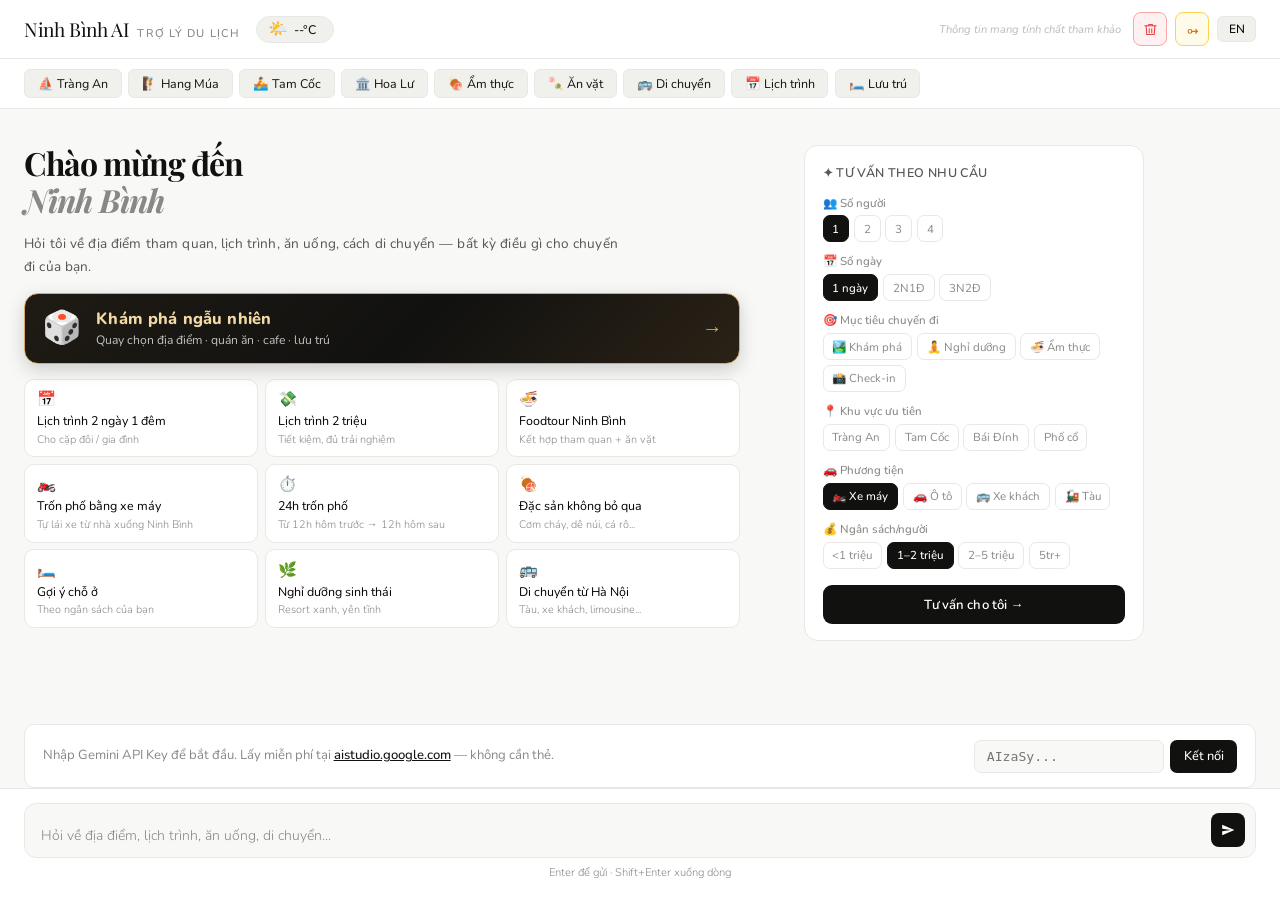
<file: index.html>
<!DOCTYPE html>
<html lang="vi" prefix="og: https://ogp.me/ns#">
<head>
<meta charset="UTF-8">
<meta name="viewport" content="width=device-width, initial-scale=1.0, viewport-fit=cover">

<!-- ── Primary SEO ── -->
<title>Ninh Bình AI — Trợ lý du lịch thông minh</title>
<link rel="canonical" href="https://tuan1287.github.io/ninhbinhgo/">
<meta name="description" content="Trợ lý du lịch AI miễn phí cho Ninh Bình. Hỏi về lịch trình, giá vé Tràng An, Hang Múa, Tam Cốc, chỗ ở, ăn uống và cách di chuyển từ Hà Nội — AI trả lời ngay, chính xác theo dữ liệu 2026.">
<meta name="keywords" content="du lịch Ninh Bình, Tràng An, Hang Múa, Tam Cốc, Hoa Lư, Bái Đính, lịch trình Ninh Bình, ăn gì ở Ninh Bình, khách sạn Ninh Bình, từ Hà Nội đi Ninh Bình, AI du lịch">
<meta name="author" content="Ninh Bình AI">
<meta name="robots" content="index, follow">
<meta name="language" content="Vietnamese">

<!-- ── Open Graph (Facebook, Zalo) ── -->
<meta property="og:type" content="website">
<meta property="og:url" content="https://tuan1287.github.io/ninhbinhgo/">
<meta property="og:title" content="Ninh Bình AI — Trợ lý du lịch thông minh">
<meta property="og:description" content="Hỏi bất kỳ điều gì về du lịch Ninh Bình — lịch trình, giá vé, chỗ ở, ăn uống. AI trả lời ngay, miễn phí, dữ liệu 2026.">
<meta property="og:locale" content="vi_VN">
<meta property="og:site_name" content="Ninh Bình AI">
<meta property="og:image" content="https://tuan1287.github.io/ninhbinhgo/og-image.png">
<meta property="og:image:width" content="1200">
<meta property="og:image:height" content="630">
<meta property="og:image:type" content="image/png">
<meta name="twitter:image" content="https://tuan1287.github.io/ninhbinhgo/og-image.png">
<meta name="twitter:card" content="summary_large_image">

<!-- ── Twitter Card ── -->
<meta name="twitter:card" content="summary">
<meta name="twitter:title" content="Ninh Bình AI — Trợ lý du lịch thông minh">
<meta name="twitter:description" content="Hỏi bất kỳ điều gì về du lịch Ninh Bình — AI trả lời ngay, miễn phí.">

<!-- ── Schema.org JSON-LD ── -->
<script type="application/ld+json">
{
  "@context": "https://schema.org",
  "@type": "WebApplication",
  "name": "Ninh Bình AI",
  "alternateName": "Trợ lý du lịch Ninh Bình",
  "url": "https://tuan1287.github.io/ninhbinhgo/",
  "description": "Trợ lý du lịch AI miễn phí cho Ninh Bình. Hỏi về lịch trình, giá vé, chỗ ở, ăn uống và cách di chuyển.",
  "applicationCategory": "TravelApplication",
  "operatingSystem": "Web",
  "offers": { "@type": "Offer", "price": "0", "priceCurrency": "VND" },
  "areaServed": {
    "@type": "Place",
    "name": "Ninh Bình",
    "addressCountry": "VN"
  },
  "inLanguage": ["vi", "en"],
  "featureList": ["Lịch trình du lịch", "Giá vé địa điểm 2026", "Gợi ý ăn uống", "Gợi ý lưu trú", "Hướng dẫn di chuyển"]
}
</script>

<!-- ── PWA & Theme ── -->
<meta name="theme-color" content="#111110">
<meta name="apple-mobile-web-app-capable" content="yes">
<meta name="apple-mobile-web-app-status-bar-style" content="black-translucent">
<meta name="apple-mobile-web-app-title" content="Ninh Bình AI">
<link rel="manifest" href="manifest.json">

<!-- ── Favicon ── -->
<link rel="icon" href="data:image/png,<svg xmlns='http://www.w3.org/2000/svg' viewBox='0 0 100 100'><text y='.9em' font-size='90'>🏔️</text></svg>">

<!-- ── Fonts ── -->
<link rel="preconnect" href="https://fonts.googleapis.com">
<link rel="preconnect" href="https://fonts.gstatic.com" crossorigin>
<link href="https://fonts.googleapis.com/css2?family=Nunito:wght@300;400;500;600&family=Playfair+Display:ital,wght@0,600;1,400&display=swap" rel="stylesheet">

<link rel="stylesheet" href="app.css">
</head>
<body>

<header>
  <div class="header-left">
    <div class="brand" onclick="resetChat()">
      <span class="brand-name">Ninh Bình AI</span>
      <span class="brand-tag" id="brandTag"></span>
    </div>
    <div id="weatherPill" title="Thời tiết Ninh Bình hiện tại">
      <span id="weatherIcon">⏳</span>
      <span id="weatherTemp">--°C</span>
      <span id="weatherDesc"></span>
    </div>
  </div>
  <div class="header-right">
    <span id="disclaimer"></span>
    <button class="icon-btn" id="clearBtn" onclick="clearChat()">
      <svg viewBox="0 0 24 24" fill="none" stroke-width="1.8" stroke-linecap="round" stroke-linejoin="round">
        <polyline points="3 6 5 6 21 6"/><path d="M19 6l-1 14H6L5 6"/><path d="M10 11v6"/><path d="M14 11v6"/><path d="M9 6V4h6v2"/>
      </svg>
    </button>
    <button class="icon-btn" id="keyBtn" onclick="resetKey()">
      <svg viewBox="0 0 24 24" fill="none" stroke-width="1.8" stroke-linecap="round" stroke-linejoin="round">
        <circle cx="8" cy="15" r="3"/><path d="M11 15h9"/><path d="M17 12l3 3-3 3"/>
      </svg>
    </button>
    <button id="langBtn" onclick="toggleLang()">EN</button>
  </div>
  <div id="turnBar"><div id="turnBarFill"></div></div>
</header>

<div class="topics-wrap">
  <nav class="topics" id="topicsNav"></nav>
  <span class="scroll-hint" id="scrollHint">
    <svg viewBox="0 0 24 24" fill="none" stroke="#888884" stroke-width="2.5" stroke-linecap="round" stroke-linejoin="round">
      <polyline points="9 18 15 12 9 6"/>
    </svg>
  </span>
</div>

<div id="msgWrap">
<button id="scrollBtn" onclick="scrollToBottom()" title="Xuống cuối">↓</button>
<div id="messages">
  <div class="welcome" id="welcome">
    <div class="welcome-body">
      <!-- Cột trái: heading + suggestions -->
      <div class="welcome-left">
        <h1 class="welcome-heading" id="welcomeHeading"></h1>
        <p class="welcome-sub" id="welcomeSub"></p>
        <!-- Nút khám phá ngẫu nhiên — trên suggestions -->
        <button class="open-spinner-btn" id="openSpinnerBtn" onclick="openSpinner()">
          <span class="osb-dice" aria-hidden="true">🎲</span>
          <span class="osb-text">
            <span class="osb-title" id="openSpinnerText">Khám phá ngẫu nhiên</span>
            <span class="osb-sub" id="openSpinnerSub">Quay chọn địa điểm · quán ăn · cafe · lưu trú</span>
          </span>
          <span class="osb-arrow" aria-hidden="true">→</span>
        </button>
        <div class="suggestions" id="sugGrid"></div>
      </div>
      <!-- Cột phải: planner form -->
      <div class="planner" id="plannerPanel">
        <div class="planner-title" id="plannerTitle">✦ Tư vấn theo nhu cầu</div>
        <div class="planner-fields">
          <div class="pfield">
            <label id="pLabelPeople">👥 Số người</label>
            <div class="pchips" id="pPeople">
              <button class="pchip active" data-val="1">1</button>
              <button class="pchip" data-val="2">2</button>
              <button class="pchip" data-val="3">3</button>
              <button class="pchip" data-val="4">4</button>
            </div>
          </div>
          <div class="pfield">
            <label id="pLabelDays">📅 Số ngày</label>
            <div class="pchips" id="pDays">
              <button class="pchip active" data-val="1">1 ngày</button>
              <button class="pchip" data-val="2">2N1Đ</button>
              <button class="pchip" data-val="3">3N2Đ</button>
            </div>
          </div>
          <div class="pfield">
            <label id="pLabelStyle">🎯 Mục tiêu</label>
            <div class="pchips multi" id="pStyle">
              <button class="pchip" data-val="kham-pha">🏞️ Khám phá</button>
              <button class="pchip" data-val="nghi-duong">🧘 Nghỉ dưỡng</button>
              <button class="pchip" data-val="am-thuc">🍜 Ẩm thực</button>
              <button class="pchip" data-val="check-in">📸 Check-in</button>
            </div>
          </div>
          <div class="pfield">
            <label id="pLabelArea">📍 Khu vực ưu tiên</label>
            <div class="pchips multi" id="pArea">
              <button class="pchip" data-val="trang-an">Tràng An</button>
              <button class="pchip" data-val="tam-coc">Tam Cốc</button>
              <button class="pchip" data-val="bai-dinh">Bái Đính</button>
              <button class="pchip" data-val="pho-co">Phố cổ</button>
            </div>
          </div>
          <div class="pfield">
            <label id="pLabelTransport">🚗 Phương tiện</label>
            <div class="pchips" id="pTransport">
              <button class="pchip active" data-val="xe-may">🏍️ Xe máy</button>
              <button class="pchip" data-val="o-to">🚗 Ô tô</button>
              <button class="pchip" data-val="xe-khach">🚌 Xe khách</button>
              <button class="pchip" data-val="tau">🚂 Tàu</button>
            </div>
          </div>
          <div class="pfield">
            <label id="pLabelBudget">💰 Ngân sách/người</label>
            <div class="pchips" id="pBudget">
              <button class="pchip" data-val="<1tr">&lt;1 triệu</button>
              <button class="pchip active" data-val="1-2tr">1–2 triệu</button>
              <button class="pchip" data-val="2-5tr">2–5 triệu</button>
              <button class="pchip" data-val=">5tr">5tr+</button>
            </div>
          </div>
        </div>
        <button class="planner-btn" id="plannerBtn" onclick="submitPlanner()">
          Tư vấn cho tôi →
        </button>
      </div>
    </div>


  </div>
</div>
</div>

<div class="api-notice" id="apiSetup">
  <p id="apiText"></p>
  <div class="key-row">
    <input type="password" id="apiKeyInput" placeholder="AIzaSy..."/>
    <button id="apiConnectBtn" onclick="saveKey()"></button>
  </div>
</div>

<div class="input-area">
  <div class="input-row">
    <textarea id="userInput" rows="1" onkeydown="handleKey(event)" oninput="autoResize(this)"></textarea>
    <button id="sendBtn" onclick="sendMessage()">
      <svg viewBox="0 0 24 24"><path d="M2.01 21L23 12 2.01 3 2 10l15 2-15 2z"/></svg>
    </button>
  </div>
  <p class="hint" id="hintText"></p>
  <p class="turn-counter" id="turnCounter"></p>
</div>

<div id="mapModal">
  <div class="map-panel">
    <div class="map-header">
      <h3 id="mapTitle"></h3>
      <button class="map-close" onclick="closeMap()">✕</button>
    </div>
    <div id="map"></div>
    <div class="map-legend">
      <span class="legend-item"><span class="legend-dot" style="background:#ef4444"></span> Tham quan</span>
      <span class="legend-item"><span class="legend-dot" style="background:#3b82f6"></span> Lưu trú</span>
      <span class="legend-item"><span class="legend-dot" style="background:#f59e0b"></span> Ăn uống</span>
      <span class="legend-item"><span class="legend-dot" style="background:#10b981"></span> Mua sắm</span>
    </div>
  </div>
</div>

<!-- Thứ tự load quan trọng: dữ liệu trước, logic sau -->
<script src="i18n.js"></script>
<script src="khudiem.js"></script>
<script src="khoangcach.js"></script>
<script src="luutru.js"></script>
<script src="nhahang.js"></script>
<script src="anvat.js"></script>
<script src="cafe.js"></script>
<script src="places.js"></script>
<script src="system.js"></script>

<script src="app.js"></script>

<!-- ── MÀN HÌNH SPINNER ─────────────────────────────── -->
<div id="spinnerScreen" style="display:none">
  <div class="spinner-screen-inner">
    <div class="spinner-screen-header">
      <button class="spinner-back-btn" onclick="closeSpinner()">← <span id="spinBackText">Quay lại</span></button>
      <h2 class="spinner-screen-title" id="spinnerScreenTitle">🎲 Khám phá Ninh Bình ngẫu nhiên</h2>
      <div class="spinner-days-selector">
        <button class="day-chip active" data-days="1" onclick="selectDays(this,1)"><span id="dayChip1">1 ngày</span></button>
        <button class="day-chip" data-days="2" onclick="selectDays(this,2)"><span id="dayChip2">2N1Đ</span></button>
        <button class="day-chip" data-days="3" onclick="selectDays(this,3)"><span id="dayChip3">3N2Đ</span></button>
      </div>
    </div>

    <div class="spinner-layout">
    <!-- Cột trái: slots + actions -->
    <div class="spinner-main">
    <div class="spinner-grid">
      <!-- Hàng 1: 3 slot -->
      <div class="slot-card" id="cardA">
        <div class="slot-card-label" id="scLabelA">🏔️ Địa điểm tham quan</div>
        <div class="slot-card-result" id="resultA">—</div>
        <div class="slot-card-sub" id="subA"></div>
        <button class="slot-spin-btn" onclick="spinOne('A')" id="btnA">🎲 Quay</button>
      </div>
      <div class="slot-card" id="cardF">
        <div class="slot-card-label" id="scLabelF">🍜 Nhà hàng</div>
        <div class="slot-card-result" id="resultF">—</div>
        <div class="slot-card-sub" id="subF"></div>
        <button class="slot-spin-btn" onclick="spinOne('F')" id="btnF">🎲 Quay</button>
      </div>
      <div class="slot-card" id="cardS">
        <div class="slot-card-label" id="scLabelS">🍡 Ăn vặt</div>
        <div class="slot-card-result" id="resultS">—</div>
        <div class="slot-card-sub" id="subS"></div>
        <button class="slot-spin-btn" onclick="spinOne('S')" id="btnS">🎲 Quay</button>
      </div>
      <!-- Hàng 2: 2 slot -->
      <div class="slot-card" id="cardC">
        <div class="slot-card-label" id="scLabelC">☕ Quán Cafe</div>
        <div class="slot-card-result" id="resultC">—</div>
        <div class="slot-card-sub" id="subC"></div>
        <button class="slot-spin-btn" onclick="spinOne('C')" id="btnC">🎲 Quay</button>
      </div>
      <div class="slot-card" id="cardH">
        <div class="slot-card-label" id="scLabelH">🏨 Lưu trú</div>
        <div class="slot-card-result" id="resultH">—</div>
        <div class="slot-card-sub" id="subH"></div>
        <button class="slot-spin-btn" onclick="spinOne('H')" id="btnH">🎲 Quay</button>
      </div>
    </div>

    <div class="spinner-bottom-actions">
      <button class="spin-all-btn" onclick="spinAll()" id="spinAllBtn">
        🎲 <span id="spinAllText">Quay tất cả</span>
      </button>
      <button class="spin-go-btn2" onclick="spinGoChat2()" id="spinGoBtn2">
        ✨ <span id="spinGoText2">Lên lịch combo này →</span>
      </button>
    </div>
    </div><!-- end spinner-main -->

    <!-- Cột phải: lịch sử quay -->
    <div class="spinner-history">
      <div class="history-header">
        <span id="historyTitle">📋 Lịch sử quay</span>
        <button class="history-clear-btn" onclick="clearSpinHistory()" id="historyClearBtn">Xóa</button>
      </div>
      <div class="history-list" id="historyList">
        <div class="history-empty" id="historyEmpty">Chưa có kết quả nào</div>
      </div>
    </div>

    </div><!-- end spinner-layout -->
  </div>
</div>
</body>
</html>
</file>
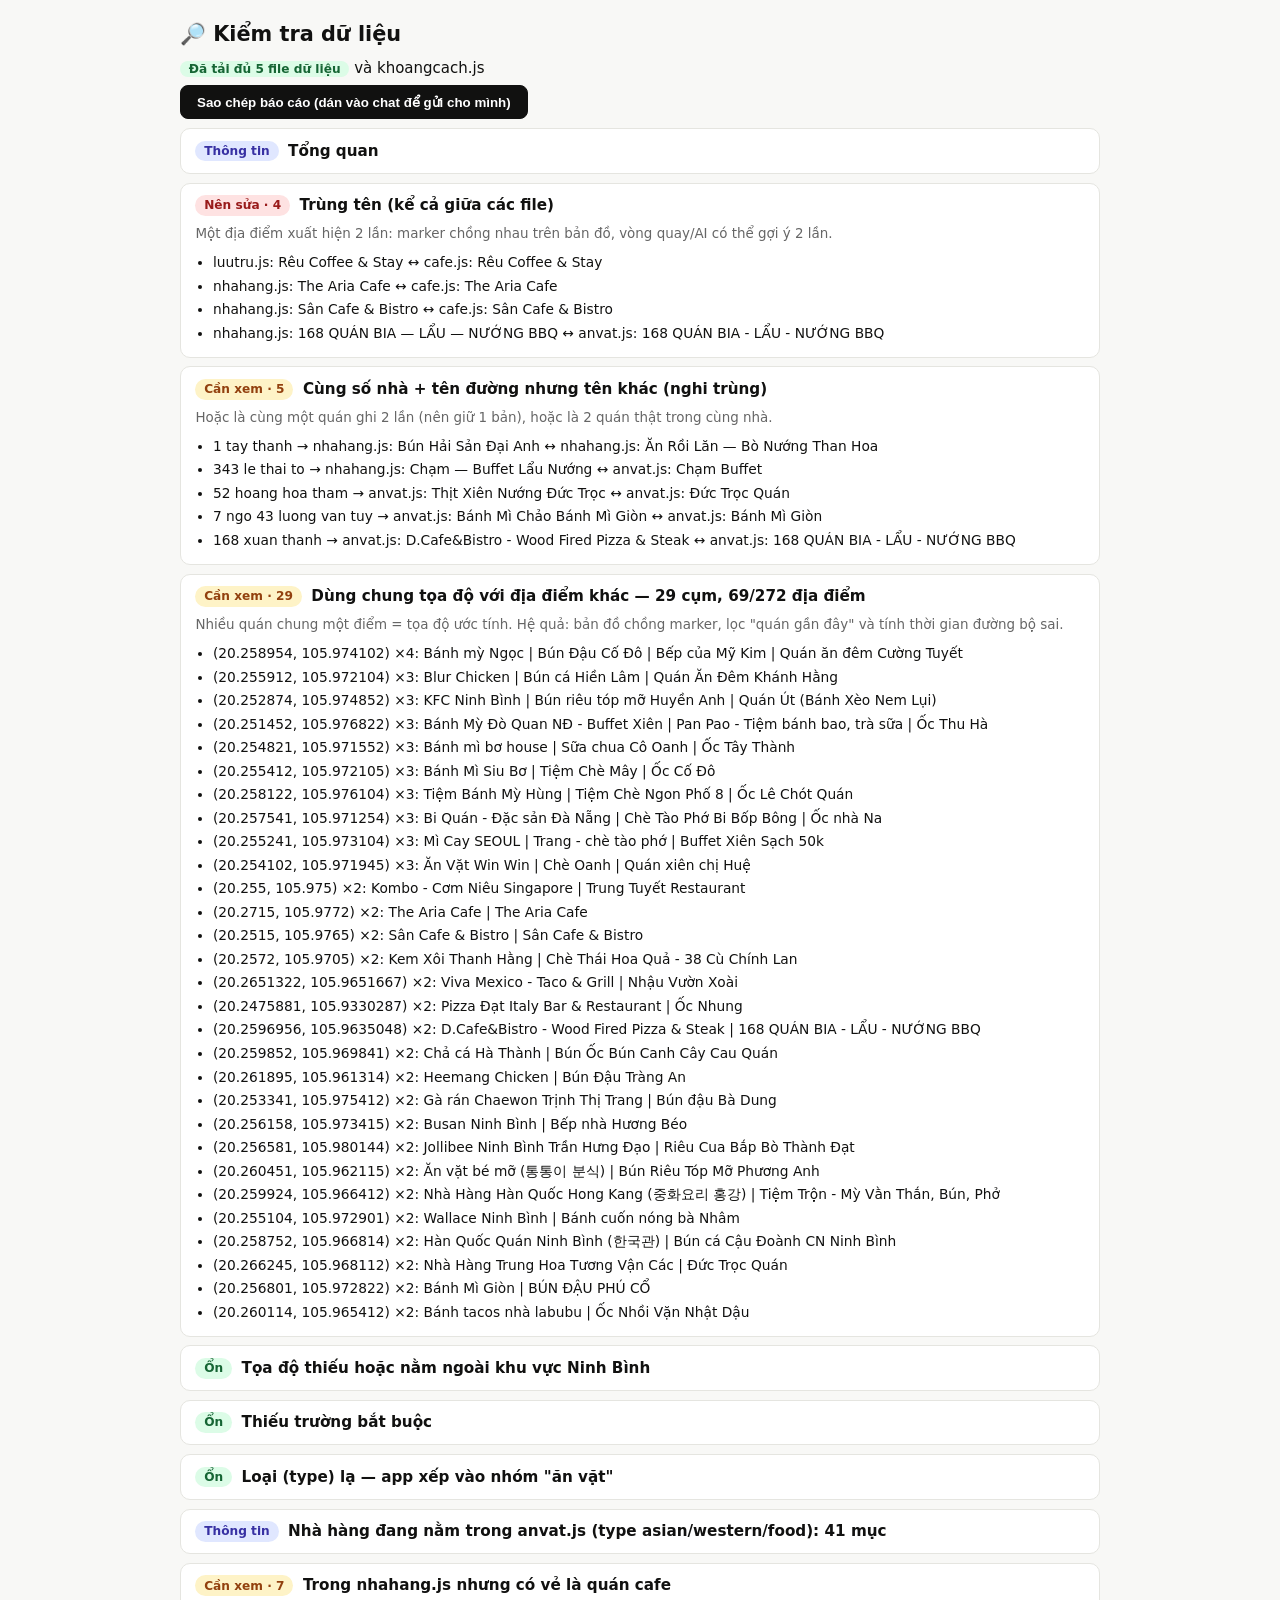
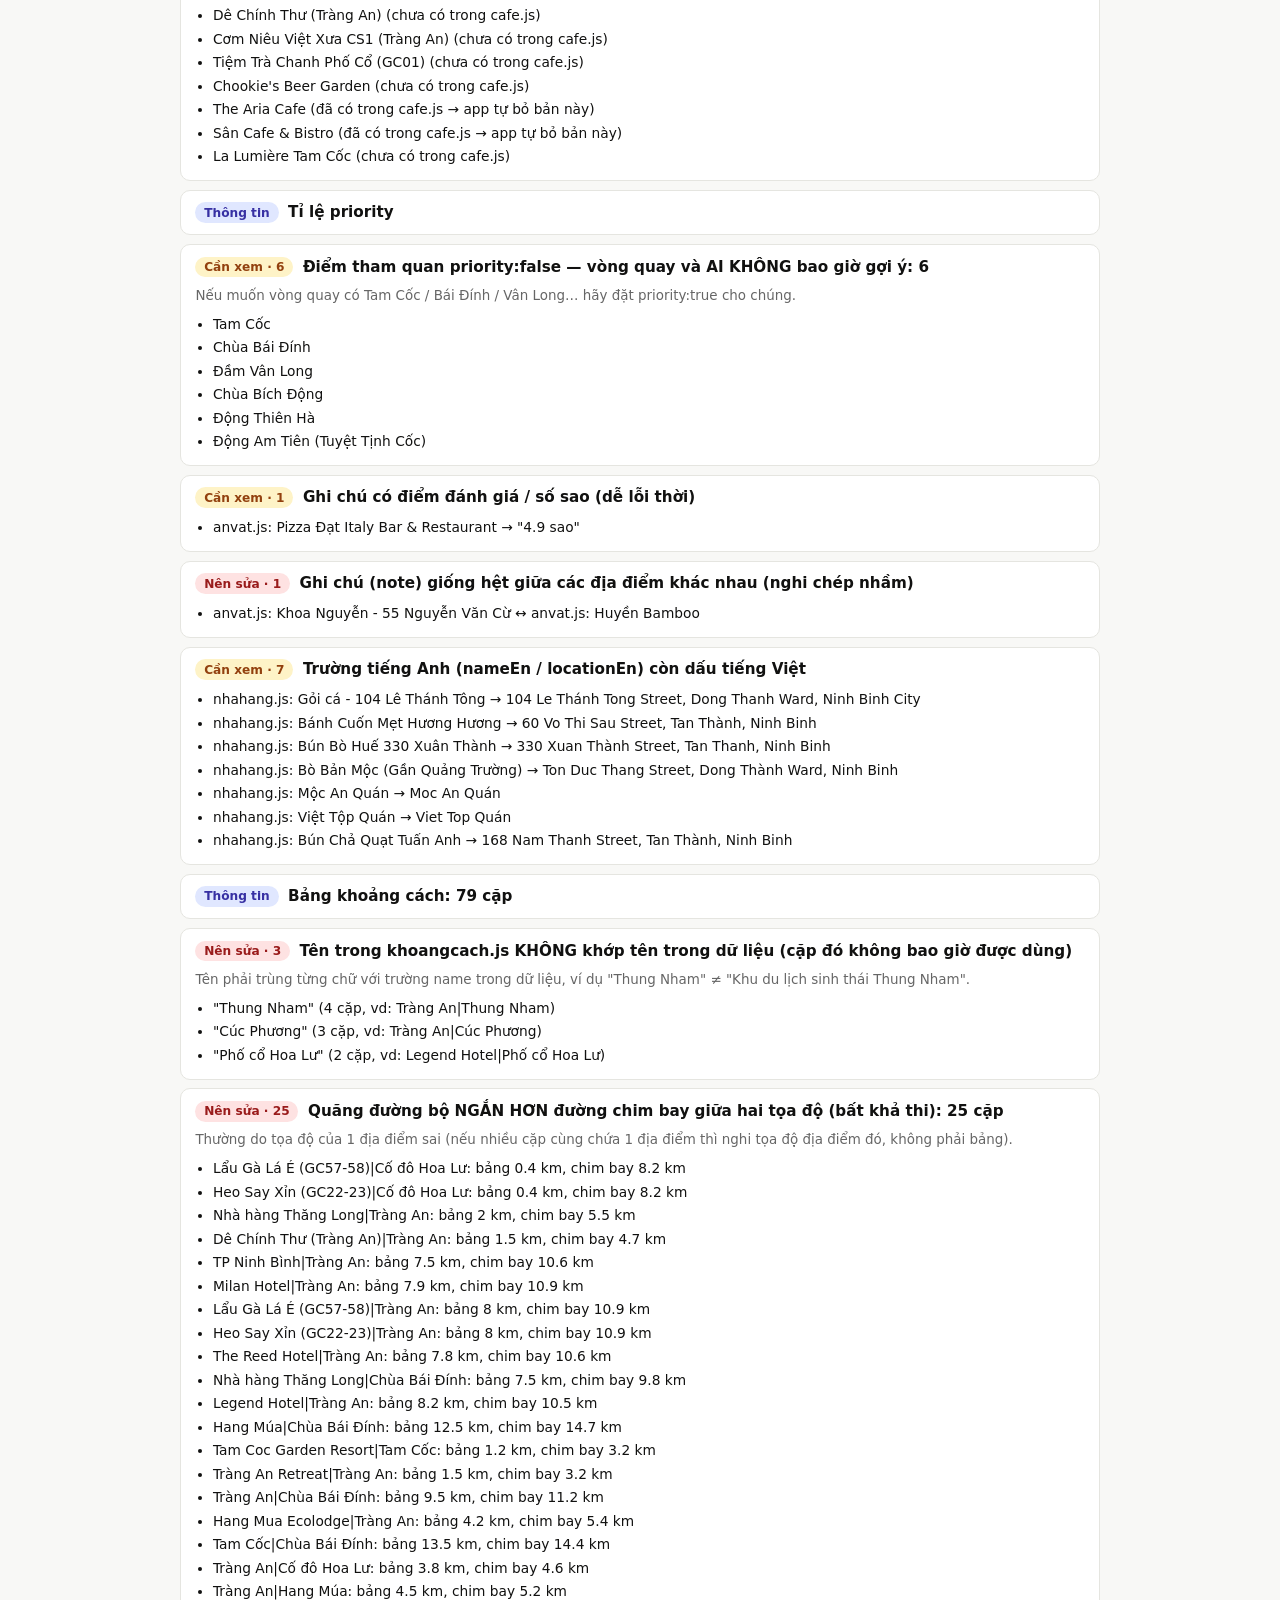
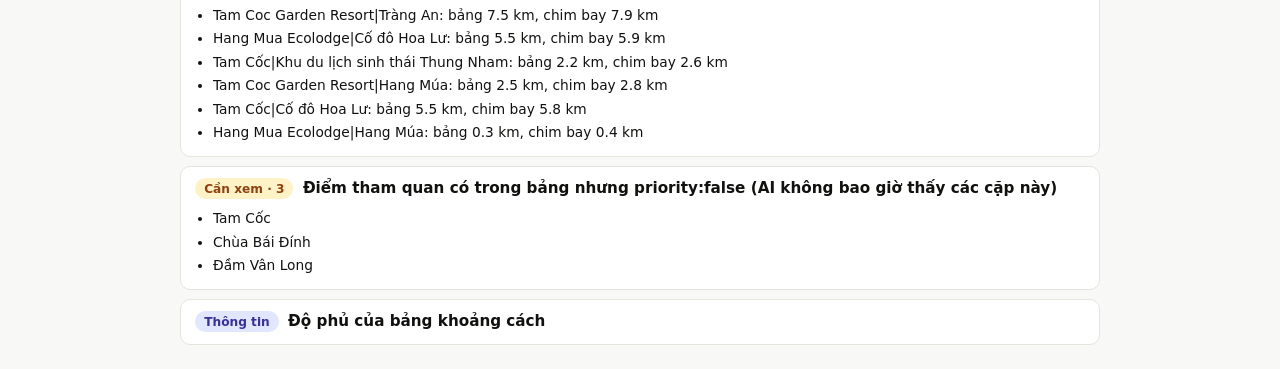
<file: kiemtradulieu.html>
<!DOCTYPE html>
<html lang="vi">
<head>
<meta charset="UTF-8">
<meta name="viewport" content="width=device-width, initial-scale=1">
<meta name="robots" content="noindex,nofollow">
<title>Kiểm tra dữ liệu — Ninh Bình AI</title>
<style>
  body{font:15px/1.5 system-ui,-apple-system,"Segoe UI",sans-serif;max-width:920px;margin:0 auto;padding:1rem;color:#111110;background:#f8f8f6}
  h1{font-size:1.3rem;margin:.2rem 0 .4rem}
  p{margin:.35rem 0}
  section{background:#fff;border:1px solid #e5e5e0;border-radius:10px;margin:.55rem 0;padding:.65rem .9rem}
  summary{cursor:pointer;display:flex;gap:.6rem;align-items:center;font-weight:700;font-size:.95rem}
  .b{padding:.08rem .55rem;border-radius:99px;font-size:.76rem;font-weight:800;white-space:nowrap}
  .ok{background:#dcfce7;color:#166534}.warn{background:#fef3c7;color:#92400e}
  .bad{background:#fee2e2;color:#991b1b}.info{background:#e0e7ff;color:#3730a3}
  ul{margin:.5rem 0 0 1.1rem;padding:0;font-size:.86rem}
  li{margin:.18rem 0;word-break:break-word}
  .hint{color:#666;font-size:.84rem;margin:.45rem 0 0}
  button{padding:.55rem 1rem;border-radius:8px;border:1px solid #111110;background:#111110;color:#fff;font-weight:700;cursor:pointer}
  button:active{transform:scale(.98)}
</style>
</head>
<body>
<h1>🔎 Kiểm tra dữ liệu</h1>
<p id="status"></p>
<p><button id="copyBtn" type="button">Sao chép báo cáo (dán vào chat để gửi cho mình)</button></p>
<div id="report"></div>

<!-- Đặt file này cạnh index.html. Các file thiếu sẽ được bỏ qua và báo ở đầu trang. -->
<script src="khudiem.js"></script>
<script src="luutru.js"></script>
<script src="nhahang.js"></script>
<script src="anvat.js"></script>
<script src="cafe.js"></script>
<script src="khoangcach.js"></script>
<script>
(function () {
  // ── Gom dữ liệu (file nào thiếu thì bỏ qua) ─────────────────
  const SETS = [
    ['khudiem.js',  typeof ATTRACTIONS !== 'undefined' ? ATTRACTIONS : null],
    ['luutru.js',   typeof HOTELS      !== 'undefined' ? HOTELS      : null],
    ['nhahang.js',  typeof RESTAURANTS !== 'undefined' ? RESTAURANTS : null],
    ['anvat.js',    typeof SNACKS      !== 'undefined' ? SNACKS      : null],
    ['cafe.js',     typeof CAFES       !== 'undefined' ? CAFES       : null],
  ];
  const ROAD = typeof ROAD_TABLE !== 'undefined' ? ROAD_TABLE : null;
  const missing = SETS.filter(s => !s[1]).map(s => s[0]);
  const ALL = []; SETS.forEach(([src, arr]) => (arr || []).forEach(p => ALL.push({ src, p })));

  // ── Tiện ích (cùng cách chuẩn hóa với places.js) ────────────
  const vn  = s => String(s || '').toLowerCase().normalize('NFD').replace(/[\u0300-\u036f]/g, '').replace(/đ/g, 'd');
  const key = s => vn(s).replace(/[^a-z0-9]+/g, ' ').trim();
  const addrKey = p => {
    const segs = vn(p.location).split(',');
    let first = segs[0] || '';
    if (/\d/.test(first) && first.trim().length <= 8 && segs[1]) first += ' ' + segs[1];
    const k = first.replace(/\b(so|duong|pho)\b/g, ' ').replace(/[^a-z0-9]+/g, ' ').trim().replace(/^0+(?=\d)/, '');
    return /^\d/.test(k) ? k : '';
  };
  const hav = (a, b, c, d) => { const R = 6371, t = x => x * Math.PI / 180, dl = t(c - a), dn = t(d - b);
    const x = Math.sin(dl / 2) ** 2 + Math.cos(t(a)) * Math.cos(t(c)) * Math.sin(dn / 2) ** 2; return R * 2 * Math.atan2(Math.sqrt(x), Math.sqrt(1 - x)); };
  const esc = s => String(s).replace(/[&<>"]/g, c => ({ '&': '&amp;', '<': '&lt;', '>': '&gt;', '"': '&quot;' }[c]));
  const lab = x => `${x.src}: ${x.p.name}`;
  const groupBy = (arr, fn) => { const m = new Map(); arr.forEach(x => { const k = fn(x); if (!k) return; (m.get(k) || m.set(k, []).get(k)).push(x); }); return [...m.values()].filter(g => g.length > 1); };

  const out = [];  // {title, level, items, hint}
  const add = (title, level, items, hint) => out.push({ title, level: items.length === 0 && level !== 'info' ? 'ok' : level, items, hint: hint || '' });

  // 1) Tổng quan
  add('Tổng quan', 'info', SETS.filter(s => s[1]).map(([src, arr]) => {
    const types = {}; arr.forEach(p => types[p.type] = (types[p.type] || 0) + 1);
    return `${src}: ${arr.length} mục · ${arr.filter(p => p.priority).length} priority · ${Object.entries(types).map(([k, v]) => k + ':' + v).join(', ')}`;
  }).concat([`Tổng: ${ALL.length} địa điểm`]));

  // 2) Trùng tên / trùng địa chỉ
  add('Trùng tên (kể cả giữa các file)', 'bad',
    groupBy(ALL, x => key(x.p.name)).map(g => g.map(lab).join('  ↔  ')),
    'Một địa điểm xuất hiện 2 lần: marker chồng nhau trên bản đồ, vòng quay/AI có thể gợi ý 2 lần.');
  add('Cùng số nhà + tên đường nhưng tên khác (nghi trùng)', 'warn',
    groupBy(ALL, x => addrKey(x.p)).filter(g => new Set(g.map(x => key(x.p.name))).size > 1)
      .map(g => `${addrKey(g[0].p)} → ` + g.map(lab).join('  ↔  ')),
    'Hoặc là cùng một quán ghi 2 lần (nên giữ 1 bản), hoặc là 2 quán thật trong cùng nhà.');

  // 3) Tọa độ
  const coordGroups = groupBy(ALL, x => (typeof x.p.lat === 'number' && typeof x.p.lng === 'number') ? x.p.lat.toFixed(5) + ',' + x.p.lng.toFixed(5) : '');
  const sharing = coordGroups.reduce((s, g) => s + g.length, 0);
  add(`Dùng chung tọa độ với địa điểm khác — ${coordGroups.length} cụm, ${sharing}/${ALL.length} địa điểm`, 'warn',
    coordGroups.sort((a, b) => b.length - a.length).map(g => `(${g[0].p.lat}, ${g[0].p.lng}) ×${g.length}: ` + g.map(x => x.p.name).join(' | ')),
    'Nhiều quán chung một điểm = tọa độ ước tính. Hệ quả: bản đồ chồng marker, lọc "quán gần đây" và tính thời gian đường bộ sai.');
  add('Tọa độ thiếu hoặc nằm ngoài khu vực Ninh Bình', 'bad',
    ALL.filter(x => typeof x.p.lat !== 'number' || typeof x.p.lng !== 'number' || x.p.lat < 20.0 || x.p.lat > 20.45 || x.p.lng < 105.5 || x.p.lng > 106.1)
       .map(x => `${lab(x)} (${x.p.lat}, ${x.p.lng})`));

  // 4) Thiếu trường
  const REQ = ['name', 'nameEn', 'lat', 'lng', 'type', 'note', 'noteEn', 'price', 'priceEn'];
  add('Thiếu trường bắt buộc', 'bad',
    ALL.filter(x => x.src !== 'khudiem.js').map(x => [x, REQ.filter(f => x.p[f] === undefined || x.p[f] === '')]).filter(([, m]) => m.length)
       .map(([x, m]) => `${lab(x)} → thiếu ${m.join(', ')}`));

  // 5) Loại (type) và cách phân file
  const KNOWN = ['attraction', 'hotel', 'food', 'shop', 'cafe', 'snack', 'asian', 'western', 'pub', 'latenight'];
  add('Loại (type) lạ — app xếp vào nhóm "ăn vặt"', 'warn', ALL.filter(x => x.p.type && !KNOWN.includes(x.p.type)).map(x => `${lab(x)} → type "${x.p.type}"`));
  const snackFood = ALL.filter(x => x.src === 'anvat.js' && ['asian', 'western', 'food'].includes(x.p.type));
  add(`Nhà hàng đang nằm trong anvat.js (type asian/western/food): ${snackFood.length} mục`, 'info',
    snackFood.map(x => x.p.name), 'Không phải lỗi: app đã tự đưa nhóm này vào mục "Nhà hàng" của vòng quay và AI.');
  add('Trong nhahang.js nhưng có vẻ là quán cafe', 'warn',
    ALL.filter(x => x.src === 'nhahang.js' && x.p.type === 'food' && (/cafe|coffee|\btea\b|matcha|trà/i.test(x.p.name) || x.p.color === '#06b6d4'))
       .map(x => `${x.p.name}${CAFES_HAS(x.p.name) ? '  (đã có trong cafe.js → app tự bỏ bản này)' : '  (chưa có trong cafe.js)'}`));
  function CAFES_HAS(n) { return (SETS[4][1] || []).some(c => key(c.name) === key(n)); }

  // 6) Mức "priority"
  add('Tỉ lệ priority', 'info', SETS.filter(s => s[1] && s[1].length).map(([src, arr]) => {
    const r = Math.round(100 * arr.filter(p => p.priority).length / arr.length);
    return `${src}: ${r}% priority${r > 90 && arr.length > 10 ? '  ⚠ gần như tất cả → "priority" mất ý nghĩa (AI không phân biệt được quán nổi bật)' : ''}`;
  }));
  const attrOff = (SETS[0][1] || []).filter(p => !p.priority);
  add(`Điểm tham quan priority:false — vòng quay và AI KHÔNG bao giờ gợi ý: ${attrOff.length}`, 'warn', attrOff.map(p => p.name),
    'Nếu muốn vòng quay có Tam Cốc / Bái Đính / Vân Long… hãy đặt priority:true cho chúng.');

  // 7) Nội dung
  const RATING = /\d[.,]\d\s*(sao|★|stars?|\/\s*5)|★|⭐|\b\d\s*(sao|stars?)\b/i;
  add('Ghi chú có điểm đánh giá / số sao (dễ lỗi thời)', 'warn',
    ALL.filter(x => RATING.test(x.p.note || '') || RATING.test(x.p.noteEn || '')).map(x => { const m = (x.p.note || '').match(RATING) || (x.p.noteEn || '').match(RATING); return `${lab(x)} → "${m[0]}"`; }));
  add('Ghi chú (note) giống hệt giữa các địa điểm khác nhau (nghi chép nhầm)', 'bad',
    groupBy(ALL.filter(x => x.p.note), x => key(x.p.note)).filter(g => new Set(g.map(x => key(x.p.name))).size > 1).map(g => g.map(lab).join('  ↔  ')));
  const VI = /[àáảãạăắằẳẵặâấầẩẫậèéẻẽẹêếềểễệìíỉĩịòóỏõọôốồổỗộơớờởỡợùúủũụưứừửữựỳýỷỹỵđ]/i;
  add('Trường tiếng Anh (nameEn / locationEn) còn dấu tiếng Việt', 'warn',
    ALL.filter(x => VI.test(x.p.nameEn || '') || VI.test(x.p.locationEn || '')).map(x => `${lab(x)} → ${[x.p.nameEn, x.p.locationEn].filter(v => VI.test(v || '')).join(' / ')}`));

  // 8) Bảng khoảng cách (khoangcach.js)
  if (!ROAD) {
    add('khoangcach.js', 'info', ['Không tải được khoangcach.js — bỏ qua phần kiểm tra bảng khoảng cách.']);
  } else {
    const byName = new Map(); ALL.forEach(x => byName.set(x.p.name, x.p));
    const SPECIAL = { 'Hà Nội': null, 'TP Ninh Bình': { lat: 20.2513, lng: 105.9745 } };   // tâm TP: cùng tọa độ app dùng cho thời tiết
    const pairs = Object.entries(ROAD).map(([k, v]) => { const [a, b] = k.split('|'); return { k, a, b, km: v.km }; });
    const known = n => byName.has(n) || n in SPECIAL;
    const unknown = {}; pairs.forEach(p => [p.a, p.b].forEach(n => { if (!known(n)) (unknown[n] = unknown[n] || []).push(p.k); }));
    add(`Bảng khoảng cách: ${pairs.length} cặp`, 'info', []);
    add('Tên trong khoangcach.js KHÔNG khớp tên trong dữ liệu (cặp đó không bao giờ được dùng)', 'bad',
      Object.entries(unknown).map(([n, ks]) => `"${n}" (${ks.length} cặp, vd: ${ks[0]})`),
      'Tên phải trùng từng chữ với trường name trong dữ liệu, ví dụ "Thung Nham" ≠ "Khu du lịch sinh thái Thung Nham".');
    const coord = n => byName.get(n) || SPECIAL[n];
    const bad = pairs.map(p => { const A = coord(p.a), B = coord(p.b); if (!A || !B || A.lat === undefined || B.lat === undefined) return null;
      const d = hav(A.lat, A.lng, B.lat, B.lng); return p.km < d * 0.95 ? { ...p, d } : null; }).filter(Boolean);
    add(`Quãng đường bộ NGẮN HƠN đường chim bay giữa hai tọa độ (bất khả thi): ${bad.length} cặp`, 'bad',
      bad.sort((x, y) => (y.d - y.km) - (x.d - x.km)).map(p => `${p.k}: bảng ${p.km} km, chim bay ${p.d.toFixed(1)} km`),
      'Thường do tọa độ của 1 địa điểm sai (nếu nhiều cặp cùng chứa 1 địa điểm thì nghi tọa độ địa điểm đó, không phải bảng).');
    const inTable = new Set(); pairs.forEach(p => { inTable.add(p.a); inTable.add(p.b); });
    add('Điểm tham quan có trong bảng nhưng priority:false (AI không bao giờ thấy các cặp này)', 'warn',
      attrOff.filter(p => inTable.has(p.name)).map(p => p.name));
    const cover = (label, arr) => `${label}: ${(arr || []).filter(p => p.priority && inTable.has(p.name)).length}/${(arr || []).filter(p => p.priority).length} địa điểm priority có trong bảng`;
    add('Độ phủ của bảng khoảng cách', 'info', [cover('Lưu trú', SETS[1][1]), cover('Nhà hàng', (SETS[2][1] || []).filter(p => p.type === 'food')), cover('Cafe', SETS[4][1]), cover('Ăn vặt', SETS[3][1])],
      'Địa điểm không có trong bảng thì AI phải tự ước lượng khoảng cách.');
  }

  // ── Hiển thị ────────────────────────────────────────────────
  const LABEL = { ok: 'Ổn', warn: 'Cần xem', bad: 'Nên sửa', info: 'Thông tin' };
  document.getElementById('status').innerHTML = missing.length
    ? `<span class="b warn">Thiếu file</span> không tải được: <b>${esc(missing.join(', '))}</b> (phần liên quan được bỏ qua)`
    : `<span class="b ok">Đã tải đủ 5 file dữ liệu</span>${ROAD ? ' và khoangcach.js' : ''}`;
  document.getElementById('report').innerHTML = out.map(s =>
    `<section><details ${s.level === 'bad' || s.level === 'warn' ? 'open' : ''}><summary><span class="b ${s.level}">${LABEL[s.level]}${s.items.length && s.level !== 'info' ? ' · ' + s.items.length : ''}</span>${esc(s.title)}</summary>`
    + (s.hint ? `<p class="hint">${esc(s.hint)}</p>` : '')
    + (s.items.length ? `<ul>${s.items.map(i => `<li>${esc(i)}</li>`).join('')}</ul>` : '') + '</details></section>').join('');

  const text = out.map(s => `## [${LABEL[s.level]}] ${s.title}\n` + s.items.map(i => '- ' + i).join('\n')).join('\n\n');
  window.__REPORT__ = out; window.__REPORT_TEXT__ = text;
  document.getElementById('copyBtn').onclick = () => {
    const done = () => { document.getElementById('copyBtn').textContent = '✓ Đã sao chép'; };
    (navigator.clipboard ? navigator.clipboard.writeText(text) : Promise.reject()).then(done).catch(() => { const t = document.createElement('textarea'); t.value = text; document.body.appendChild(t); t.select(); document.execCommand('copy'); t.remove(); done(); });
  };
})();
</script>
</body>
</html>
</file>
<file: app.css>
/* ============================================================
   NINH BÌNH AI — Stylesheet
   File: app.css
   Sửa giao diện tại đây. Không cần đụng vào index.html hay app.js
============================================================ */

  :root {
    --bg:#f8f8f6; --surface:#fff; --border:#e8e8e4;
    --ink:#111110; --muted:#888884; --tag-bg:#f0f0ec;
  }
  *{margin:0;padding:0;box-sizing:border-box}
  body{font-family:'Nunito',sans-serif;background:var(--bg);color:var(--ink);height:var(--vh, 100dvh);display:grid;grid-template-rows:auto auto 1fr auto auto;overflow:hidden}

  /* ── HEADER ── */
  header{padding:.75rem 1.5rem;display:flex;align-items:center;justify-content:space-between;border-bottom:1px solid var(--border);background:var(--surface);gap:1rem;position:relative}
  .header-left{display:flex;align-items:center;gap:1rem}
  .brand{display:flex;align-items:baseline;gap:.5rem;cursor:pointer}
  .brand:hover .brand-name{opacity:.65}
  .brand-name{font-family:'Playfair Display',serif;font-size:1.2rem;letter-spacing:-.02em;transition:opacity .15s}
  .brand-tag{font-size:.7rem;font-weight:500;letter-spacing:.1em;text-transform:uppercase;color:var(--muted)}
  #weatherPill{display:flex;align-items:center;gap:.35rem;background:var(--tag-bg);border:1px solid var(--border);border-radius:20px;padding:.25rem .7rem;font-size:.78rem;white-space:nowrap;cursor:default;transition:all .2s}
  #weatherPill:hover{border-color:#60a5fa;background:#eff6ff}
  #weatherIcon{font-size:1rem;line-height:1}
  #weatherTemp{font-weight:500}
  #weatherDesc{color:var(--muted);font-size:.72rem}
  .header-right{display:flex;align-items:center;gap:.5rem;flex-shrink:0}
  #disclaimer{font-size:.7rem;color:#bbb;font-style:italic;white-space:nowrap;margin-right:.25rem}
  .icon-btn{width:34px;height:34px;border-radius:8px;cursor:pointer;display:flex;align-items:center;justify-content:center;transition:all .18s;flex-shrink:0;position:relative;border:1.5px solid transparent}
  .icon-btn svg{width:15px;height:15px;transition:stroke .18s}
  #clearBtn{background:#fff1f1;border-color:#fca5a5}
  #clearBtn svg{stroke:#ef4444}
  #clearBtn:hover{background:#ef4444;border-color:#ef4444}
  #clearBtn:hover svg{stroke:white}
  #keyBtn{background:#fffbeb;border-color:#fcd34d}
  #keyBtn svg{stroke:#d97706}
  #keyBtn:hover{background:#d97706;border-color:#d97706}
  #keyBtn:hover svg{stroke:white}
  .icon-btn::after{content:attr(data-tip);position:absolute;bottom:calc(100% + 7px);left:50%;transform:translateX(-50%);background:var(--ink);color:white;font-size:.68rem;white-space:nowrap;padding:.22rem .5rem;border-radius:5px;opacity:0;pointer-events:none;transition:opacity .15s;font-family:'Nunito',sans-serif}
  .icon-btn:hover::after{opacity:1}
  #langBtn{background:var(--tag-bg);border:1.5px solid var(--border);border-radius:6px;padding:.28rem .65rem;font-size:.75rem;font-family:'Nunito',sans-serif;font-weight:500;cursor:pointer;transition:all .15s}
  #langBtn:hover{background:var(--ink);color:white;border-color:var(--ink)}

  /* ── TOPICS ── */
  .topics-wrap{position:relative;background:var(--surface);border-bottom:1px solid var(--border)}
  .topics-wrap::after{content:"";position:absolute;right:0;top:0;bottom:0;width:48px;background:linear-gradient(to right,transparent,var(--surface));pointer-events:none}
  /* mũi tên gợi ý scroll ngang — ẩn sau lần đầu user scroll */
  .scroll-hint{position:absolute;right:6px;top:50%;transform:translateY(-50%);z-index:2;pointer-events:none;animation:hintBounce 1s ease-in-out 3;animation-fill-mode:forwards}
  .scroll-hint svg{width:16px;height:16px;opacity:.55}
  @keyframes pulse{0%,100%{box-shadow:0 0 0 0 rgba(239,68,68,.4)}70%{box-shadow:0 0 0 6px rgba(239,68,68,0)}}
  .pulse{animation:pulse 1.2s ease infinite!important;border-color:#ef4444!important}
  @keyframes hintBounce{0%,100%{transform:translateY(-50%) translateX(0);opacity:.55}50%{transform:translateY(-50%) translateX(4px);opacity:.9}}
  .scroll-hint.hide{display:none}
  .topics{padding:.65rem 1.5rem;display:flex;gap:.4rem;overflow-x:auto;scrollbar-width:none}
  .topics::-webkit-scrollbar{display:none}
  .chip{background:var(--tag-bg);border:1px solid var(--border);color:var(--ink);padding:.3rem .8rem;border-radius:6px;font-size:.78rem;font-family:'Nunito',sans-serif;cursor:pointer;white-space:nowrap;transition:all .15s}
  .chip:hover{background:var(--ink);color:white;border-color:var(--ink)}

  #msgWrap{position:relative;display:grid;grid-template-rows:1fr;overflow:hidden}
  #msgWrap #messages{overflow-y:auto;padding:1.75rem 1.5rem;display:flex;flex-direction:column;gap:1.25rem;scroll-behavior:smooth}
  #scrollBtn{display:none;position:absolute;bottom:1rem;right:1.5rem;z-index:10;background:var(--ink);color:white;border:none;border-radius:50%;width:36px;height:36px;cursor:pointer;font-size:14px;box-shadow:0 2px 10px rgba(0,0,0,.2);transition:all .2s;align-items:center;justify-content:center}
  #scrollBtn.show{display:flex}
  #scrollBtn:hover{opacity:.8;transform:translateY(-1px)}
  /* ── MESSAGES ── */
  #messages::-webkit-scrollbar{width:3px}
  #messages::-webkit-scrollbar-thumb{background:var(--border);border-radius:4px}

  /* ── WELCOME ── */
  /* ── WELCOME LAYOUT ── */
  .welcome{padding:.5rem 0;transition:opacity .25s ease,transform .25s ease;width:100%}
  .welcome.fading{opacity:0;transform:translateY(-6px);pointer-events:none}
  .welcome-body{display:grid;grid-template-columns:minmax(0,1fr) 340px;gap:clamp(1.5rem,5vw,4rem);align-items:start;width:100%;max-width:1120px}
  .welcome-left{display:flex;flex-direction:column;gap:.9rem}
  .welcome-heading{font-family:'Playfair Display',serif;font-size:clamp(1.5rem,3vw,2rem);line-height:1.15;letter-spacing:-.03em}
  .welcome-sub{font-size:.85rem;color:#555552;line-height:1.65;font-weight:400;max-width:480px;letter-spacing:.01em}

  /* ── PLANNER PANEL ── */
  .planner{background:var(--surface);border:1.5px solid var(--border);border-radius:14px;padding:1.1rem 1.1rem 1rem;display:flex;flex-direction:column;gap:.85rem;position:sticky;top:.5rem}
  .planner-title{font-size:.78rem;font-weight:600;color:var(--ink);letter-spacing:.03em;text-transform:uppercase;opacity:.7}
  .planner-fields{display:flex;flex-direction:column;gap:.7rem}
  .pfield{display:flex;flex-direction:column;gap:.3rem}
  .pfield label{font-size:.72rem;font-weight:500;color:var(--muted)}
  .pchips{display:flex;flex-wrap:wrap;gap:.3rem}
  .pchip{background:transparent;border:1px solid var(--border);border-radius:7px;padding:.28rem .55rem;font-size:.72rem;font-family:'Nunito',sans-serif;font-weight:400;color:var(--muted);cursor:pointer;transition:all .15s;white-space:nowrap}
  .pchip:hover{border-color:var(--ink);color:var(--ink)}
  .pchip.active{background:var(--ink);border-color:var(--ink);color:#fff;font-weight:500}
  .planner-btn{background:var(--ink);color:#fff;border:none;border-radius:9px;padding:.65rem 1rem;font-size:.82rem;font-family:'Nunito',sans-serif;font-weight:600;cursor:pointer;transition:opacity .15s;margin-top:.2rem;letter-spacing:.01em}
  .planner-btn:hover{opacity:.82}
  .planner-btn:active{opacity:.65}
  .welcome-heading{font-family:'Playfair Display',serif;font-size:clamp(1.5rem,3vw,2rem);line-height:1.15;letter-spacing:-.03em}
  .welcome-heading em{font-style:italic;color:var(--muted)}
  .welcome-sub{font-size:.85rem;color:#555552;line-height:1.65;font-weight:400;max-width:600px;letter-spacing:.01em}
  .suggestions{display:grid;grid-template-columns:repeat(3,1fr);gap:.4rem;width:100%;max-width:720px}
  .sug-btn{background:var(--surface);border:1px solid var(--border);border-radius:10px;padding:.6rem .75rem;text-align:left;cursor:pointer;font-family:'Nunito',sans-serif;transition:all .15s}
  .sug-btn:hover{border-color:var(--ink);background:var(--ink);color:white}
  .sug-btn:hover .sug-label{color:rgba(255,255,255,.5)}
  .sug-icon{font-size:.95rem;margin-bottom:.25rem;display:block}
  .sug-text{font-size:.78rem;font-weight:400;line-height:1.3;display:block}
  .sug-label{font-size:.68rem;color:var(--muted);display:block;margin-top:.15rem;font-weight:300}

  /* ── MSG ── */
  .msg{display:flex;gap:.75rem;animation:fadeIn .25s ease;max-width:720px}
  @keyframes fadeIn{from{opacity:0;transform:translateY(5px)}to{opacity:1;transform:translateY(0)}}
  @keyframes fadeInUp{from{opacity:0;transform:translateY(4px)}to{opacity:1;transform:translateY(0)}}
  .msg.user{align-self:flex-end;flex-direction:row-reverse;max-width:75%}
  .avatar{width:30px;height:30px;border-radius:8px;display:flex;align-items:center;justify-content:center;font-size:13px;flex-shrink:0;margin-top:2px}
  .msg.ai .avatar{background:var(--ink);color:white;font-size:14px}
  .msg.user .avatar{background:var(--tag-bg);border:1px solid var(--border);font-size:11px;font-weight:500;color:var(--muted)}
  .bubble{padding:.8rem 1rem;border-radius:12px;font-size:.875rem;line-height:1.75;font-weight:300}
  .msg.user .bubble{background:var(--ink);color:white;border-radius:12px 12px 2px 12px;font-weight:400}
  .msg.ai .bubble{background:var(--surface);border:1px solid var(--border);border-radius:12px 12px 12px 2px}
  .msg.ai .bubble strong{font-weight:500}
  .msg.ai .bubble p{margin-bottom:.5em}
  .msg.ai .bubble p:last-child{margin-bottom:0}

  /* ── TYPING ── */
  .typing-indicator{display:flex;align-items:center;gap:.5rem;padding:.1rem 0}
  .typing-indicator span{color:var(--muted);font-size:.85rem;font-weight:400;font-style:italic}
  .typing-dots{display:flex;gap:3px;align-items:center}
  .typing-dots i{width:5px;height:5px;border-radius:50%;background:var(--muted);display:block;animation:dotBlink 1.2s infinite}
  .typing-dots i:nth-child(2){animation-delay:.2s}
  .typing-dots i:nth-child(3){animation-delay:.4s}
  @keyframes dotBlink{0%,80%,100%{opacity:.3;transform:scale(1)}40%{opacity:1;transform:scale(1.3);background:var(--ink)}}
  /* con trỏ typewriter — CSS class, không dùng inline text */
  .tw-cursor{display:inline-block;font-size:.8em;color:var(--muted);animation:cursorBlink .6s infinite;margin-left:1px;vertical-align:middle}
  @keyframes cursorBlink{0%,100%{opacity:1}50%{opacity:0}}

  /* ── COPY BTN ── */
  .copy-btn{display:inline-flex;align-items:center;gap:.3rem;background:transparent;border:1px solid var(--border);color:var(--muted);border-radius:6px;padding:.3rem .7rem;font-size:.73rem;font-family:'Nunito',sans-serif;cursor:pointer;transition:all .15s}
  .copy-btn:hover{background:var(--tag-bg);color:var(--ink);border-color:var(--ink)}
  .copy-btn.copied{border-color:#10b981;color:#10b981;background:#f0fdf4}
  .copy-btn svg{width:12px;height:12px}

  /* ── MAP BTN ── */
  .map-btn{display:inline-flex;align-items:center;gap:.4rem;background:#eff6ff;border:1.5px solid #93c5fd;color:#1d4ed8;border-radius:8px;padding:.45rem .9rem;font-size:.8rem;font-family:'Nunito',sans-serif;font-weight:500;cursor:pointer;transition:all .15s}
  .map-btn:hover{background:#1d4ed8;color:white;border-color:#1d4ed8}
  .msg-actions{display:flex;gap:.5rem;flex-wrap:wrap;margin-top:.6rem;animation:fadeInUp .2s ease}

  /* ── MAP MODAL ── */
  #mapModal{display:none;position:fixed;inset:0;background:rgba(0,0,0,.5);z-index:1000;align-items:center;justify-content:center;padding:1rem}
  #mapModal.open{display:flex}
  .map-panel{background:white;border-radius:16px;width:100%;max-width:700px;max-height:85vh;overflow:hidden;display:flex;flex-direction:column;box-shadow:0 20px 60px rgba(0,0,0,.2)}
  .map-header{padding:1rem 1.25rem;border-bottom:1px solid var(--border);display:flex;align-items:center;justify-content:space-between}
  .map-header h3{font-family:'Playfair Display',serif;font-size:1.1rem}
  .map-close{width:30px;height:30px;border-radius:6px;background:var(--tag-bg);border:1px solid var(--border);cursor:pointer;display:flex;align-items:center;justify-content:center;font-size:16px;color:var(--muted);transition:all .15s}
  .map-close:hover{background:var(--ink);color:white;border-color:var(--ink)}
  #map{flex:1;min-height:420px}
  .map-legend{padding:.6rem 1.25rem;border-top:1px solid var(--border);display:flex;gap:1rem;flex-wrap:wrap;font-size:.72rem;color:var(--muted);align-items:center}
  .legend-item{display:flex;align-items:center;gap:.3rem}
  .legend-dot{width:10px;height:10px;border-radius:50%;flex-shrink:0}

  /* ── API NOTICE ── */
  .api-notice{margin:.75rem 1.5rem 0;padding:.9rem 1.1rem;background:var(--surface);border:1px solid var(--border);border-radius:10px;display:flex;align-items:center;gap:1rem;flex-wrap:wrap}
  .api-notice p{font-size:.82rem;color:var(--muted);flex:1;min-width:180px;line-height:1.5}
  .api-notice a{color:var(--ink);font-weight:500}
  .key-row{display:flex;gap:.4rem}
  .key-row input{padding:.5rem .75rem;border:1px solid var(--border);border-radius:7px;font-size:.82rem;font-family:monospace;outline:none;width:190px;background:var(--bg);transition:border-color .15s}
  .key-row input:focus{border-color:var(--ink)}
  .key-row button{background:var(--ink);color:white;border:none;border-radius:7px;padding:0 .85rem;font-size:.8rem;cursor:pointer;font-family:'Nunito',sans-serif;font-weight:500;transition:opacity .15s}
  .key-row button:hover{opacity:.75}

  /* ── INPUT ── */
  .input-area{padding:.85rem 1.5rem 1rem;background:var(--surface);border-top:1px solid var(--border)}
  .input-row{display:flex;gap:.6rem;align-items:flex-end;background:var(--bg);border:1px solid var(--border);border-radius:12px;padding:.6rem .6rem .6rem 1rem;transition:border-color .15s}
  .input-row:focus-within{border-color:var(--ink)}
  textarea{flex:1;border:none;outline:none;resize:none;font-family:'Nunito',sans-serif;font-size:.875rem;font-weight:300;color:var(--ink);background:transparent;line-height:1.5;min-height:22px;max-height:100px}
  textarea::placeholder{color:var(--muted)}
  #sendBtn{width:34px;height:34px;border-radius:8px;background:var(--ink);border:none;cursor:pointer;display:flex;align-items:center;justify-content:center;transition:opacity .15s;flex-shrink:0}
  #sendBtn:hover{opacity:.7}
  #sendBtn:disabled{opacity:.2;cursor:not-allowed}
  #sendBtn svg{width:14px;height:14px;fill:white}
  .hint{font-size:.7rem;color:var(--muted);margin-top:.45rem;text-align:center;font-weight:300}
  /* turn counter text (dưới input, nhỏ) */
  .turn-counter{font-size:.68rem;color:var(--muted);text-align:right;margin-top:.25rem;font-weight:300;transition:color .3s}
  .turn-counter.warn{color:#d97706;font-weight:500}
  .turn-counter.full{color:#ef4444;font-weight:500}
  /* progress bar mỏng trên header */
  #turnBar{height:2px;position:absolute;bottom:0;left:0;right:0;overflow:hidden;pointer-events:none}
  #turnBarFill{height:100%;width:0%;background:var(--border);transition:width .4s ease,background .4s}
  #turnBar.warn #turnBarFill{background:#fcd34d}
  #turnBar.full #turnBarFill{background:#ef4444}

  /* ── RESPONSIVE ── */
  @media(max-width:400px){.suggestions{grid-template-columns:1fr;gap:.35rem}}
  @media(max-width:700px){
    .welcome-body{grid-template-columns:1fr}
    .planner{position:static}
  }
  @media(max-width:480px){
    .suggestions{grid-template-columns:repeat(2,1fr);gap:.35rem}
    .sug-btn{padding:.5rem .6rem}
    .sug-text{font-size:.74rem}
    .sug-label{font-size:.65rem}
  }
  @media(max-width:360px){
    .suggestions{grid-template-columns:1fr}
  }
  @media(max-width:540px){
    header{padding:.75rem 1rem}
    #disclaimer{display:none}
    .topics{padding:.6rem 1rem}
    #messages{padding:1.25rem 1rem}
    .input-area{padding:.75rem 1rem .9rem}
    .api-notice{margin:.75rem 1rem 0}
    .msg.user{max-width:85%}
    #weatherDesc{display:none}
  }


/* ── SPINNER SCREEN ─────────────────────────────────────── */
.open-spinner-btn {
  position: relative; overflow: hidden;
  display: flex; align-items: center; gap: .9rem;
  width: 100%; margin: 0; padding: .9rem 1.05rem;
  text-align: left; font-family: 'Nunito', sans-serif;
  color: #fff; cursor: pointer;
  background: linear-gradient(135deg, #1f1b14 0%, #111110 55%, #2b2216 100%);
  border: 1.5px solid #d4a96a; border-radius: 14px;
  box-shadow: 0 6px 18px rgba(17,17,16,.18), 0 0 0 0 rgba(212,169,106,.55);
  animation: ctaPulse 2.6s ease-out 4;           /* gợn sóng 4 lần rồi nghỉ */
  transition: transform .15s ease, box-shadow .2s ease;
}
.open-spinner-btn::before {                       /* vệt sáng quét ngang */
  content: ''; position: absolute; inset: 0; pointer-events: none;
  background: linear-gradient(110deg, transparent 35%, rgba(212,169,106,.30) 50%, transparent 65%);
  transform: translateX(-120%);
  animation: ctaShine 4.5s ease-in-out infinite;
}
.osb-dice {
  position: relative; font-size: 2rem; line-height: 1; flex-shrink: 0;
  display: inline-block; transform-origin: 50% 60%;
  animation: diceWobble 4.5s ease-in-out infinite;
}
.osb-text { position: relative; display: flex; flex-direction: column; gap: .12rem; min-width: 0; flex: 1; }
.osb-title { font-size: 1.02rem; font-weight: 800; letter-spacing: .01em; color: #f3d9a4; }
.osb-sub   { font-size: .76rem; line-height: 1.4; color: rgba(255,255,255,.74); }
.osb-arrow { position: relative; font-size: 1.25rem; color: #d4a96a; transition: transform .2s ease; }
.open-spinner-btn:hover {
  transform: translateY(-2px);
  box-shadow: 0 10px 24px rgba(17,17,16,.26), 0 0 0 3px rgba(212,169,106,.35);
}
.open-spinner-btn:hover .osb-arrow { transform: translateX(5px); }
.open-spinner-btn:active { transform: translateY(0) scale(.985); }
.open-spinner-btn:focus-visible { outline: 3px solid #d4a96a; outline-offset: 2px; }

@keyframes ctaPulse {
  0%   { box-shadow: 0 6px 18px rgba(17,17,16,.18), 0 0 0 0   rgba(212,169,106,.55); }
  70%  { box-shadow: 0 6px 18px rgba(17,17,16,.18), 0 0 0 14px rgba(212,169,106,0); }
  100% { box-shadow: 0 6px 18px rgba(17,17,16,.18), 0 0 0 14px rgba(212,169,106,0); }
}
@keyframes ctaShine {
  0%, 55% { transform: translateX(-120%); }
  100%    { transform: translateX(120%); }
}
@keyframes diceWobble {
  0%, 55%, 100% { transform: rotate(0); }
  10% { transform: rotate(-16deg); }
  20% { transform: rotate(13deg); }
  30% { transform: rotate(-9deg); }
  40% { transform: rotate(6deg); }
}
@media (prefers-reduced-motion: reduce) {
  .open-spinner-btn, .open-spinner-btn::before, .osb-dice { animation: none; }
  .open-spinner-btn, .osb-arrow { transition: none; }
}

#spinnerScreen {
  position: fixed; inset: 0; z-index: 200;
  background: var(--bg);
  overflow-y: auto;
  animation: fadeInUp .25s ease;
}
.spinner-screen-inner {
  max-width: 680px; margin: 0 auto;
  padding: 1rem 1rem 5rem;
}
.spinner-screen-header {
  display: flex; align-items: center; gap: 1rem;
  margin-bottom: 1.5rem; padding-top: .5rem;
}
.spinner-back-btn {
  background: none; border: none;
  color: var(--muted); font-size: .9rem;
  cursor: pointer; padding: .4rem .6rem;
  border-radius: 8px; white-space: nowrap;
  transition: color .2s, background .2s;
}
.spinner-back-btn:hover { color: var(--text); background: var(--surface); }
.spinner-screen-title {
  font-size: 1rem; font-weight: 600;
  color: var(--text); margin: 0;
}

/* Grid 5 cards: hàng 1 = 3 cols, hàng 2 = 2 cols */
.spinner-grid {
  display: grid;
  grid-template-columns: 1fr 1fr 1fr;
  gap: .75rem;
  margin-bottom: 1rem;
}
/* Card 4 và 5 nằm ở hàng 2, căn giữa */
#cardC { grid-column: 1 / 2; }
#cardH { grid-column: 2 / 3; }

.slot-card {
  background: var(--surface);
  border: 1px solid rgba(255,255,255,.07);
  border-radius: 14px;
  padding: 1rem .875rem;
  display: flex; flex-direction: column; gap: .5rem;
  transition: border-color .3s, box-shadow .3s;
}
.slot-card.spinning { border-color: rgba(212,169,106,.4); }
.slot-card.landed   {
  border-color: #d4a96a;
  box-shadow: 0 0 16px rgba(212,169,106,.15);
}
.slot-card-label {
  font-size: .72rem; color: var(--muted);
  letter-spacing: .06em; text-transform: uppercase;
}
.slot-card-result {
  font-size: .95rem; font-weight: 600;
  color: var(--text); min-height: 2.4rem;
  display: flex; align-items: center;
  line-height: 1.3;
}
.slot-card-result.rolling {
  animation: slotRoll .08s linear infinite;
  color: #d4a96a88; font-size: .82rem; font-weight: 400;
}
.slot-card-sub {
  font-size: .72rem; color: var(--muted);
  min-height: .9rem; line-height: 1.3;
}
.slot-spin-btn {
  margin-top: auto;
  padding: .45rem .7rem;
  background: rgba(212,169,106,.1);
  border: 1px solid rgba(212,169,106,.25);
  border-radius: 8px;
  color: #d4a96a; font-size: .8rem; font-weight: 500;
  cursor: pointer; transition: background .2s;
  align-self: flex-start;
}
.slot-spin-btn:hover    { background: rgba(212,169,106,.2); }
.slot-spin-btn:disabled { opacity: .4; cursor: not-allowed; }

.spinner-bottom-actions {
  display: flex; gap: .75rem; flex-wrap: wrap;
  position: sticky; bottom: 0;
  background: var(--bg);
  padding: .75rem 0 1rem;
  border-top: 1px solid rgba(255,255,255,.05);
}
.spin-all-btn {
  flex: 1;
  padding: .7rem 1rem;
  background: rgba(212,169,106,.12);
  border: 1px solid rgba(212,169,106,.35);
  border-radius: 10px;
  color: #d4a96a; font-size: .9rem; font-weight: 500;
  cursor: pointer; transition: background .2s;
}
.spin-all-btn:hover { background: rgba(212,169,106,.2); }
.spin-go-btn2 {
  flex: 1.5;
  padding: .7rem 1rem;
  background: linear-gradient(135deg,#d4a96a,#c4904a);
  border: none; border-radius: 10px;
  color: #111110; font-size: .9rem; font-weight: 600;
  cursor: pointer; transition: opacity .2s;
}
.spin-go-btn2:hover { opacity: .88; }

@keyframes slotRoll {
  0%   { transform: translateY(-3px); opacity:.5; }
  50%  { transform: translateY(0);    opacity:1;  }
  100% { transform: translateY(3px);  opacity:.5; }
}
@media (max-width: 480px) {
  .spinner-grid { grid-template-columns: 1fr 1fr; }
  #cardC { grid-column: auto; }
  #cardH { grid-column: auto; }
  .slot-card-result { font-size: .85rem; }
}

/* ── SPINNER LAYOUT 2 CỘT ──────────────────────────── */
.spinner-layout {
  display: flex;
  gap: 1rem;
  align-items: flex-start;
}
.spinner-main {
  flex: 1;
  min-width: 0;
}
.spinner-history {
  width: 220px;
  flex-shrink: 0;
  background: var(--surface);
  border: 1px solid rgba(255,255,255,.07);
  border-radius: 14px;
  overflow: hidden;
  max-height: calc(100vh - 120px);
  display: flex;
  flex-direction: column;
  position: sticky;
  top: 1rem;
}
.history-header {
  display: flex;
  align-items: center;
  justify-content: space-between;
  padding: .75rem 1rem .6rem;
  border-bottom: 1px solid rgba(255,255,255,.06);
  font-size: .78rem;
  color: var(--muted);
  letter-spacing: .05em;
  flex-shrink: 0;
}
.history-clear-btn {
  background: none; border: none;
  color: var(--muted); font-size: .72rem;
  cursor: pointer; padding: .2rem .4rem;
  border-radius: 6px; transition: color .2s, background .2s;
}
.history-clear-btn:hover { color: #ef4444; background: rgba(239,68,68,.1); }
.history-list {
  overflow-y: auto;
  flex: 1;
  padding: .5rem;
}
.history-empty {
  text-align: center;
  color: var(--muted);
  font-size: .78rem;
  padding: 1.5rem .5rem;
  opacity: .6;
}
.history-item {
  background: rgba(255,255,255,.03);
  border: 1px solid rgba(255,255,255,.06);
  border-radius: 10px;
  padding: .6rem .75rem;
  margin-bottom: .5rem;
  cursor: pointer;
  transition: border-color .2s, background .2s;
  animation: fadeInUp .2s ease;
}
.history-item:hover {
  border-color: rgba(212,169,106,.4);
  background: rgba(212,169,106,.05);
}
.history-item-time {
  font-size: .65rem;
  color: var(--muted);
  margin-bottom: .35rem;
  opacity: .7;
}
.history-item-row {
  font-size: .75rem;
  color: var(--text);
  line-height: 1.5;
  display: flex;
  gap: .35rem;
}
.history-item-row span.hi-icon { flex-shrink: 0; opacity: .7; }
.history-item-row span.hi-name {
  overflow: hidden;
  text-overflow: ellipsis;
  white-space: nowrap;
}
.history-use-btn {
  margin-top: .45rem;
  font-size: .68rem;
  color: #d4a96a;
  background: none; border: none;
  cursor: pointer; padding: 0;
  opacity: .8; transition: opacity .2s;
}
.history-use-btn:hover { opacity: 1; }

@media (max-width: 680px) {
  .spinner-layout { flex-direction: column; }
  .spinner-history {
    width: 100%;
    position: static;
    max-height: 260px;
  }
}

/* ── DAYS SELECTOR trong spinner ────────────────────── */
.spinner-days-selector {
  display: flex; gap: .4rem;
  margin-left: auto;
}
.day-chip {
  padding: .35rem .75rem;
  border-radius: 20px;
  border: 1px solid rgba(255,255,255,.12);
  background: none;
  color: var(--muted);
  font-size: .78rem; font-weight: 500;
  cursor: pointer;
  transition: all .2s;
  white-space: nowrap;
}
.day-chip:hover  { border-color: rgba(212,169,106,.4); color: #d4a96a; }
.day-chip.active {
  background: rgba(212,169,106,.15);
  border-color: rgba(212,169,106,.5);
  color: #d4a96a;
}

.history-item-day {
  font-size: .65rem; color: #d4a96a; letter-spacing: .05em;
  text-transform: uppercase; margin: .4rem 0 .15rem; opacity: .9;
}
@media (max-width: 680px) {
  .spinner-screen-header { flex-wrap: wrap; }
  .spinner-days-selector { margin-left: 0; width: 100%; }
}

@media (min-width: 701px) and (max-width: 900px) {
  .welcome-body { grid-template-columns: minmax(0,1fr) 300px; gap: 1.5rem; }
}
</file>
